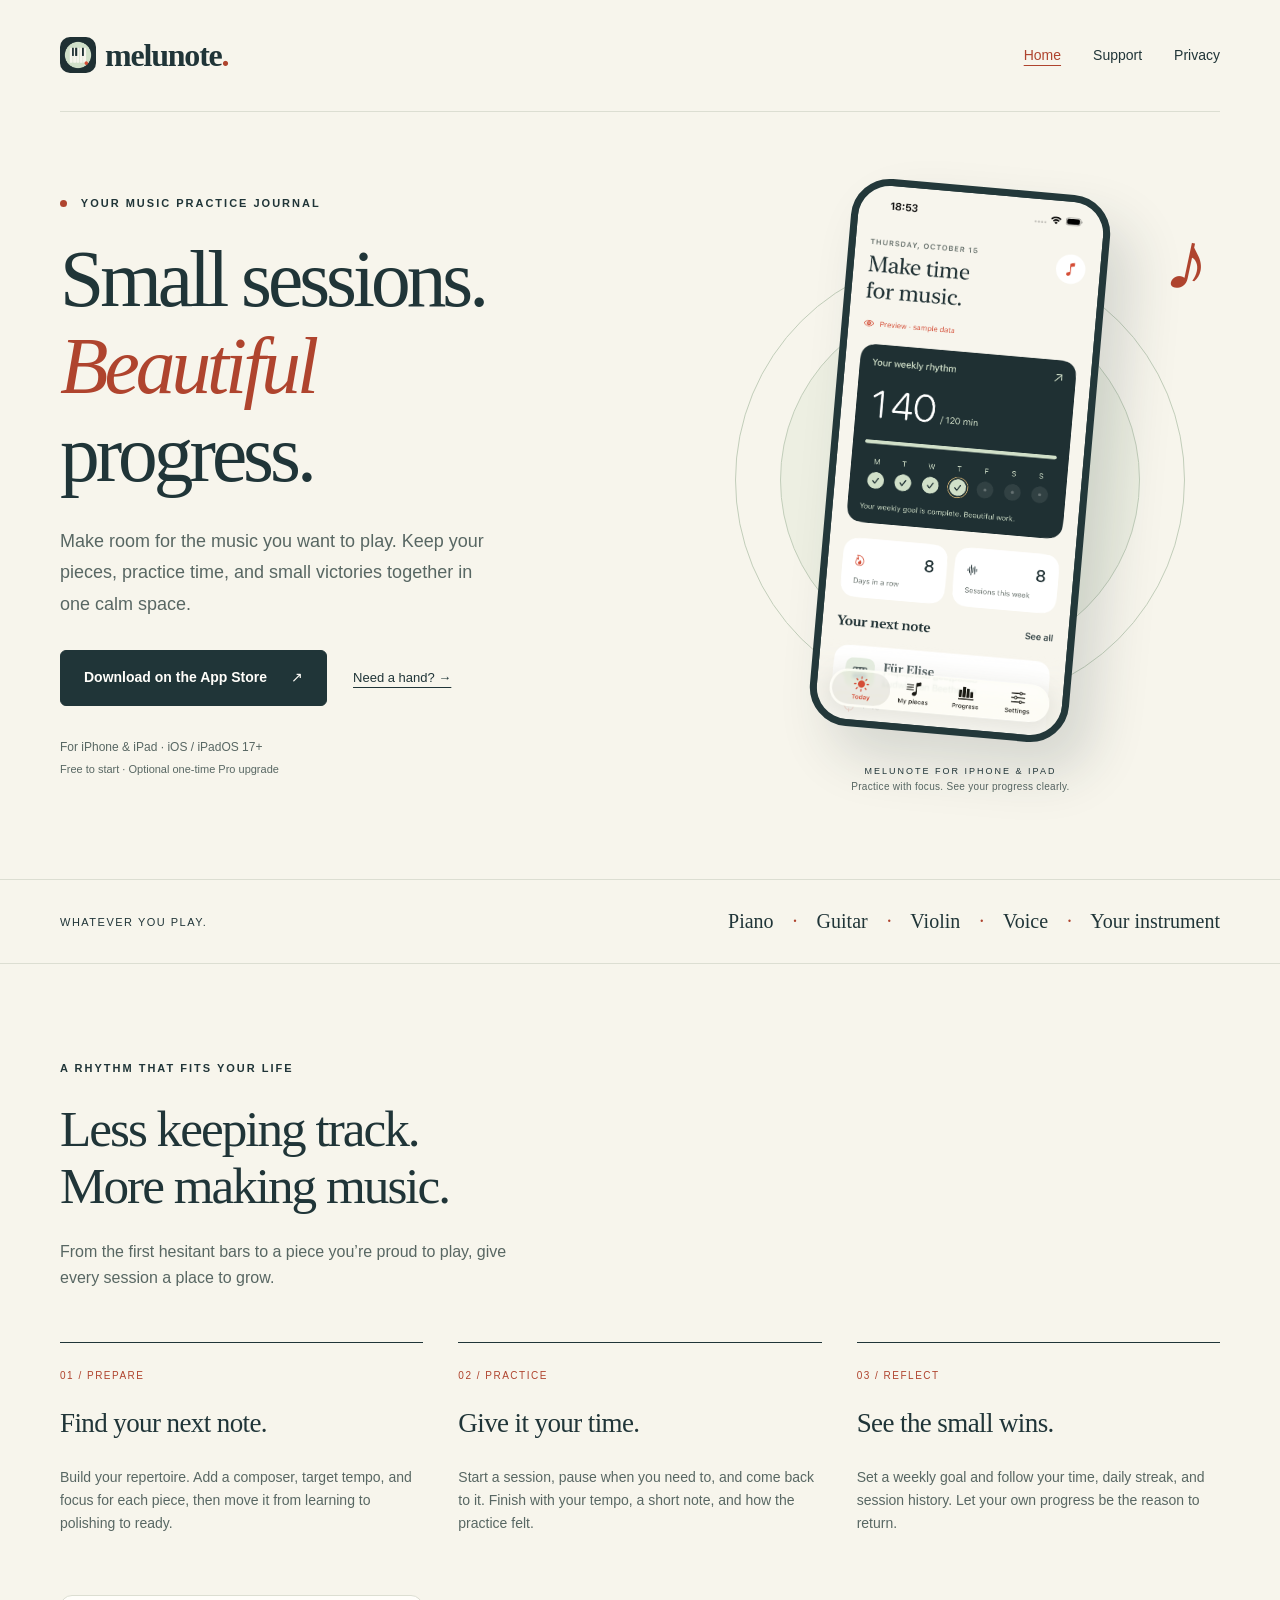
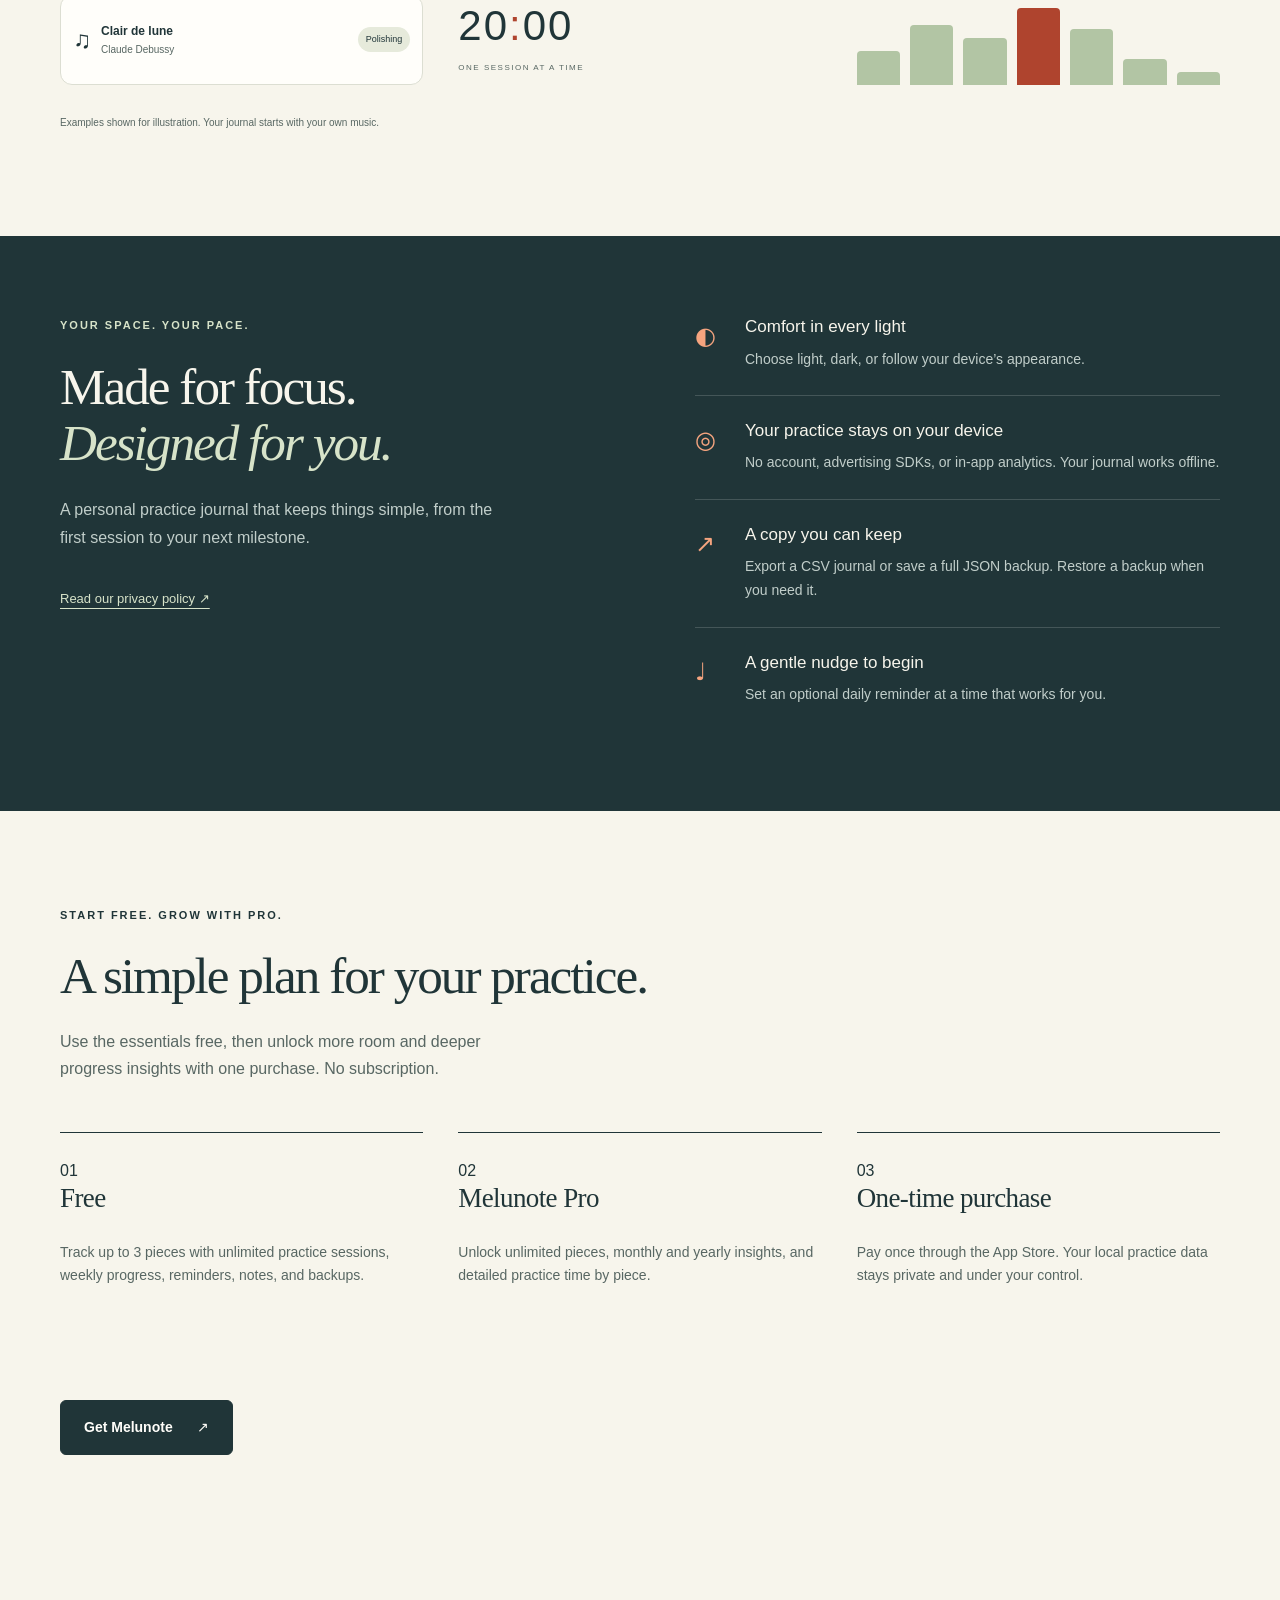
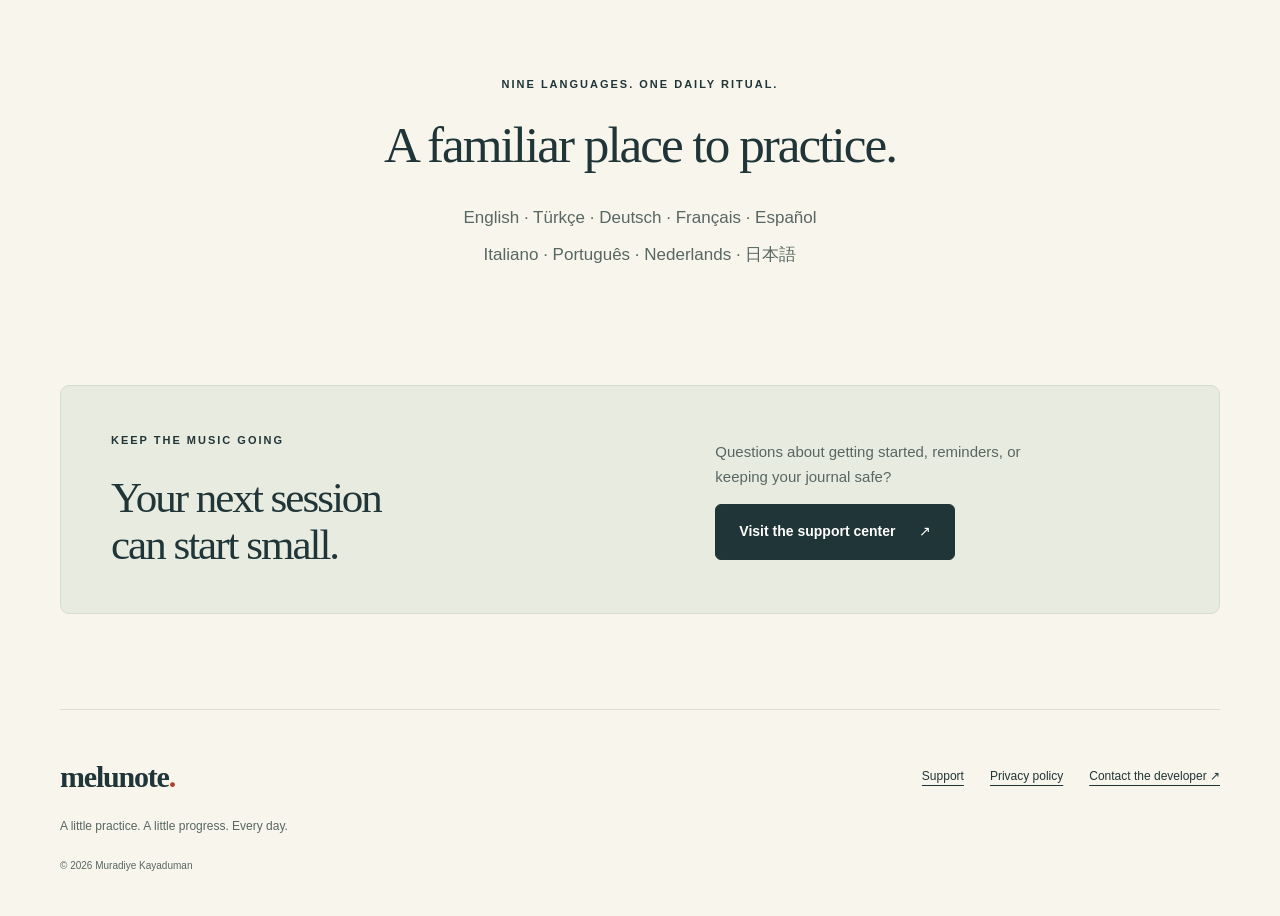
<file: index.html>
<!doctype html>
<html lang="en"><head><meta charset="utf-8"><meta name="viewport" content="width=device-width,initial-scale=1"><meta name="theme-color" content="#203538"><title>Melunote — Music Practice Journal</title><meta name="description" content="A calm music practice journal for iPhone and iPad. Organize your pieces, track practice sessions, and watch your progress grow."><meta property="og:title" content="Melunote — Music Practice Journal"><meta property="og:description" content="A calm music practice journal for iPhone and iPad. Organize your pieces, track practice sessions, and watch your progress grow."><meta property="og:type" content="website"><link rel="icon" type="image/png" href="assets/app-icon.png"><link rel="stylesheet" href="assets/style.css"></head>
<body><a class="skip" href="#main">Skip to content</a><header class="header wrap"><a class="brand" href="index.html" aria-label="Melunote home"><img src="assets/app-icon.png" width="36" height="36" alt="">melunote<span class="brand-dot">.</span></a><nav aria-label="Main navigation"><a href="index.html" aria-current="page">Home</a><a href="support.html">Support</a><a href="privacy.html">Privacy</a></nav></header><main id="main"><section class="hero wrap"><div class="hero-copy"><p class="eyebrow"><span class="dot"></span> YOUR MUSIC PRACTICE JOURNAL</p><h1>Small sessions.<br><em>Beautiful</em><br>progress.</h1><p class="intro">Make room for the music you want to play. Keep your pieces, practice time, and small victories together in one calm space.</p><div class="actions"><a class="button" href="https://apps.apple.com/app/id6824916623">Download on the App Store <span>↗</span></a><a class="text-link" href="support.html">Need a hand? →</a></div><p class="availability">For iPhone &amp; iPad · iOS / iPadOS 17+<br><span>Free to start · Optional one-time Pro upgrade</span></p></div><figure class="hero-art"><div class="orbit orbit-one"></div><div class="orbit orbit-two"></div><span class="art-note" aria-hidden="true">♪</span><div class="phone"><img src="assets/practice-preview.png" width="1206" height="2622" alt="Melunote’s Today screen showing a weekly practice goal, daily streak, and pieces to practice."></div><figcaption>MELUNOTE FOR IPHONE &amp; IPAD<br><span>Practice with focus. See your progress clearly.</span></figcaption></figure></section>
<div class="instrument-strip"><div class="wrap"><span>Whatever you play.</span><p>Piano <b>·</b> Guitar <b>·</b> Violin <b>·</b> Voice <b>·</b> Your instrument</p></div></div>
<section id="practice" class="section wrap"><div class="section-heading"><p class="eyebrow">A RHYTHM THAT FITS YOUR LIFE</p><h2>Less keeping track.<br>More making music.</h2><p>From the first hesitant bars to a piece you’re proud to play, give every session a place to grow.</p></div><div class="steps"><article><span class="step-no">01 / PREPARE</span><h3>Find your next note.</h3><p>Build your repertoire. Add a composer, target tempo, and focus for each piece, then move it from learning to polishing to ready.</p><div class="piece"><span class="music-mark">♫</span><div><strong>Clair de lune</strong><small>Claude Debussy</small></div><span class="tag">Polishing</span></div></article><article><span class="step-no">02 / PRACTICE</span><h3>Give it your time.</h3><p>Start a session, pause when you need to, and come back to it. Finish with your tempo, a short note, and how the practice felt.</p><div class="timer-demo" aria-label="Illustrative practice timer">20<span>:</span>00 <small>ONE SESSION AT A TIME</small></div></article><article><span class="step-no">03 / REFLECT</span><h3>See the small wins.</h3><p>Set a weekly goal and follow your time, daily streak, and session history. Let your own progress be the reason to return.</p><div class="week-demo" aria-hidden="true"><i style="--h:40%"></i><i style="--h:70%"></i><i style="--h:55%"></i><i style="--h:90%"></i><i style="--h:65%"></i><i style="--h:30%"></i><i style="--h:15%"></i></div></article></div><p class="caption">Examples shown for illustration. Your journal starts with your own music.</p></section>
<section class="quiet-section"><div class="wrap quiet-grid"><div><p class="eyebrow">YOUR SPACE. YOUR PACE.</p><h2>Made for focus.<br><em>Designed for you.</em></h2><p class="intro">A personal practice journal that keeps things simple, from the first session to your next milestone.</p><a class="light-link" href="privacy.html">Read our privacy policy ↗</a></div><div class="feature-list"><article><span>◐</span><div><h3>Comfort in every light</h3><p>Choose light, dark, or follow your device’s appearance.</p></div></article><article><span>◎</span><div><h3>Your practice stays on your device</h3><p>No account, advertising SDKs, or in-app analytics. Your journal works offline.</p></div></article><article><span>↗</span><div><h3>A copy you can keep</h3><p>Export a CSV journal or save a full JSON backup. Restore a backup when you need it.</p></div></article><article><span>♩</span><div><h3>A gentle nudge to begin</h3><p>Set an optional daily reminder at a time that works for you.</p></div></article></div></div></section><section class="section wrap" id="plans"><div class="section-heading"><p class="eyebrow">START FREE. GROW WITH PRO.</p><h2>A simple plan for your practice.</h2><p>Use the essentials free, then unlock more room and deeper progress insights with one purchase. No subscription.</p></div><div class="steps"><article><span>01</span><h3>Free</h3><p>Track up to 3 pieces with unlimited practice sessions, weekly progress, reminders, notes, and backups.</p></article><article><span>02</span><h3>Melunote Pro</h3><p>Unlock unlimited pieces, monthly and yearly insights, and detailed practice time by piece.</p></article><article><span>03</span><h3>One-time purchase</h3><p>Pay once through the App Store. Your local practice data stays private and under your control.</p></article></div><div class="actions"><a class="button" href="https://apps.apple.com/app/id6824916623">Get Melunote <span>↗</span></a></div></section><section class="section wrap language-section"><p class="eyebrow">NINE LANGUAGES. ONE DAILY RITUAL.</p><h2>A familiar place to practice.</h2><p>English · Türkçe · Deutsch · Français · Español<br>Italiano · Português · Nederlands · 日本語</p></section>
<section class="closing wrap"><div><p class="eyebrow">KEEP THE MUSIC GOING</p><h2>Your next session<br>can start small.</h2></div><div><p>Questions about getting started, reminders, or keeping your journal safe?</p><a class="button" href="support.html">Visit the support center <span>↗</span></a></div></section></main><footer class="footer wrap"><div><a class="brand" href="index.html">melunote<span class="brand-dot">.</span></a><p>A little practice. A little progress. Every day.</p><small>© 2026 Muradiye Kayaduman</small></div><div class="footer-links"><a href="support.html">Support</a><a href="privacy.html">Privacy policy</a><a href="mailto:gokce8535@gmail.com">Contact the developer ↗</a></div></footer></body></html>
</file>
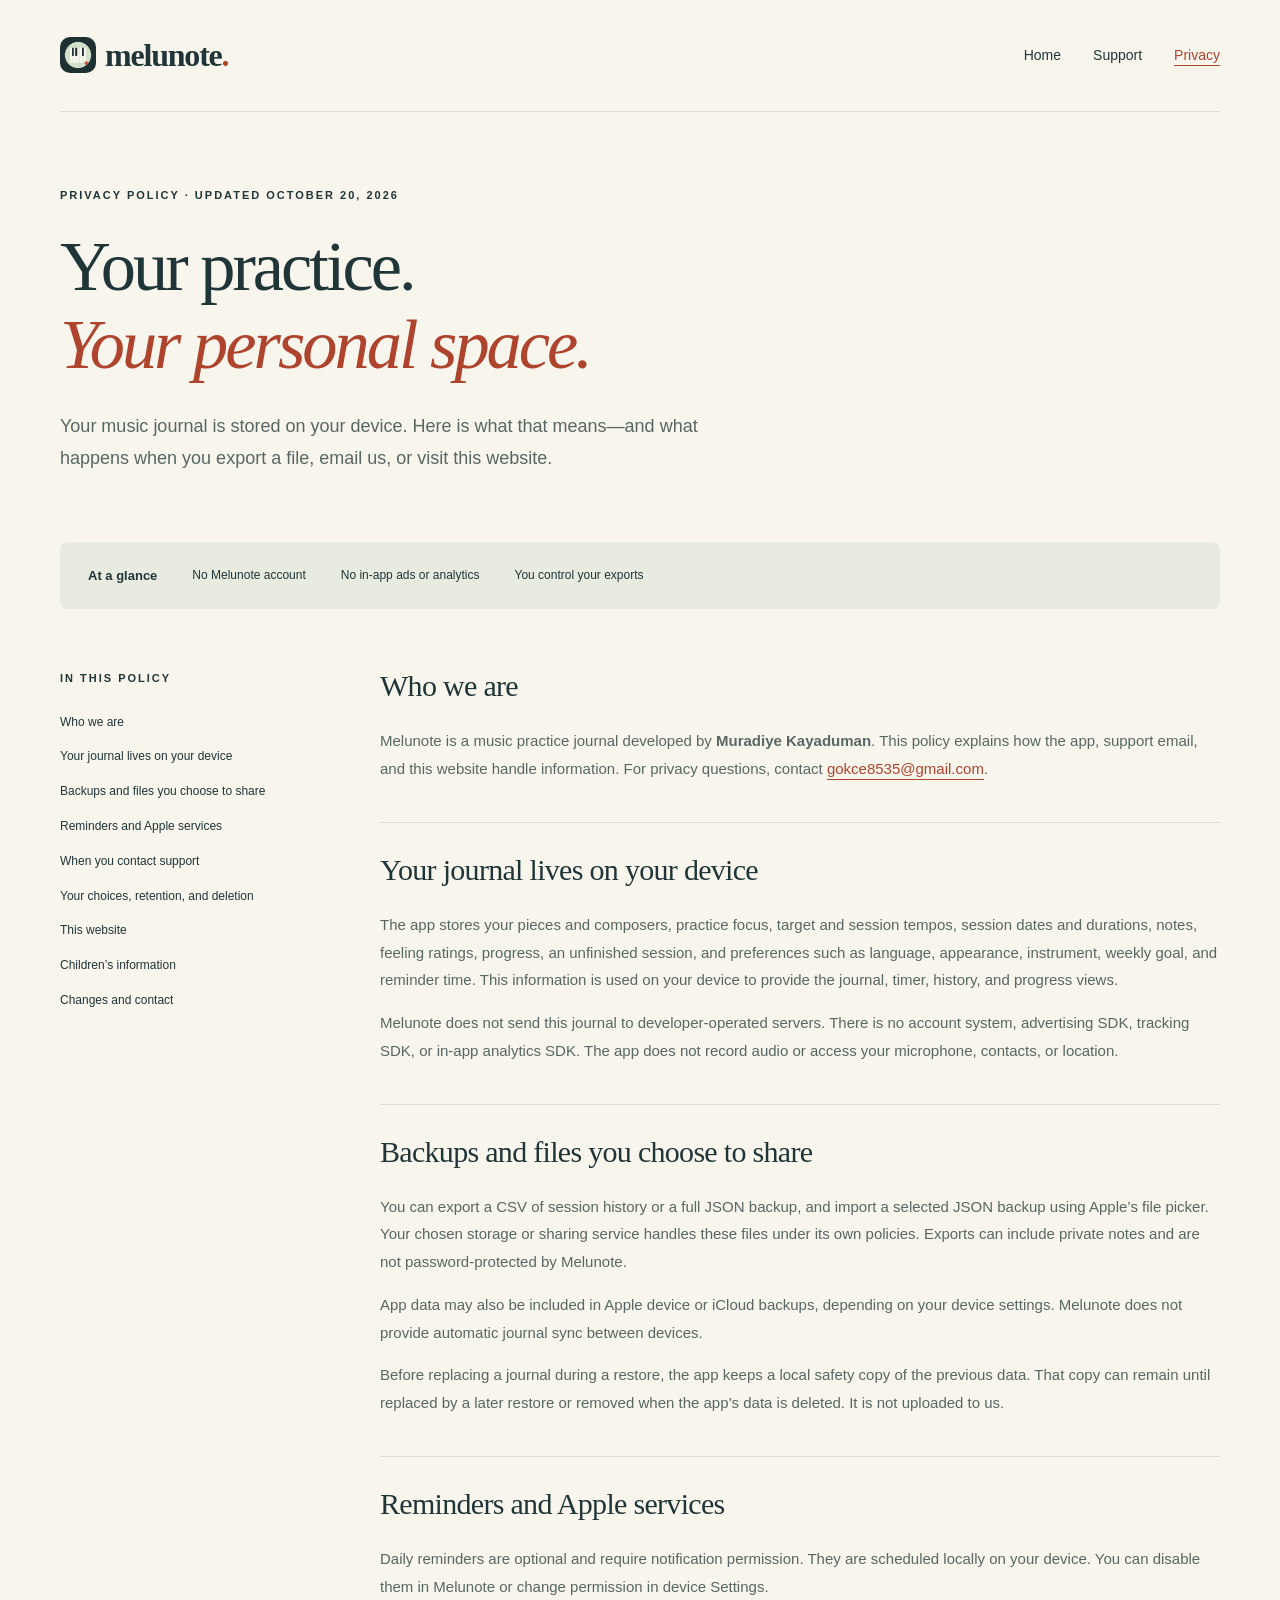
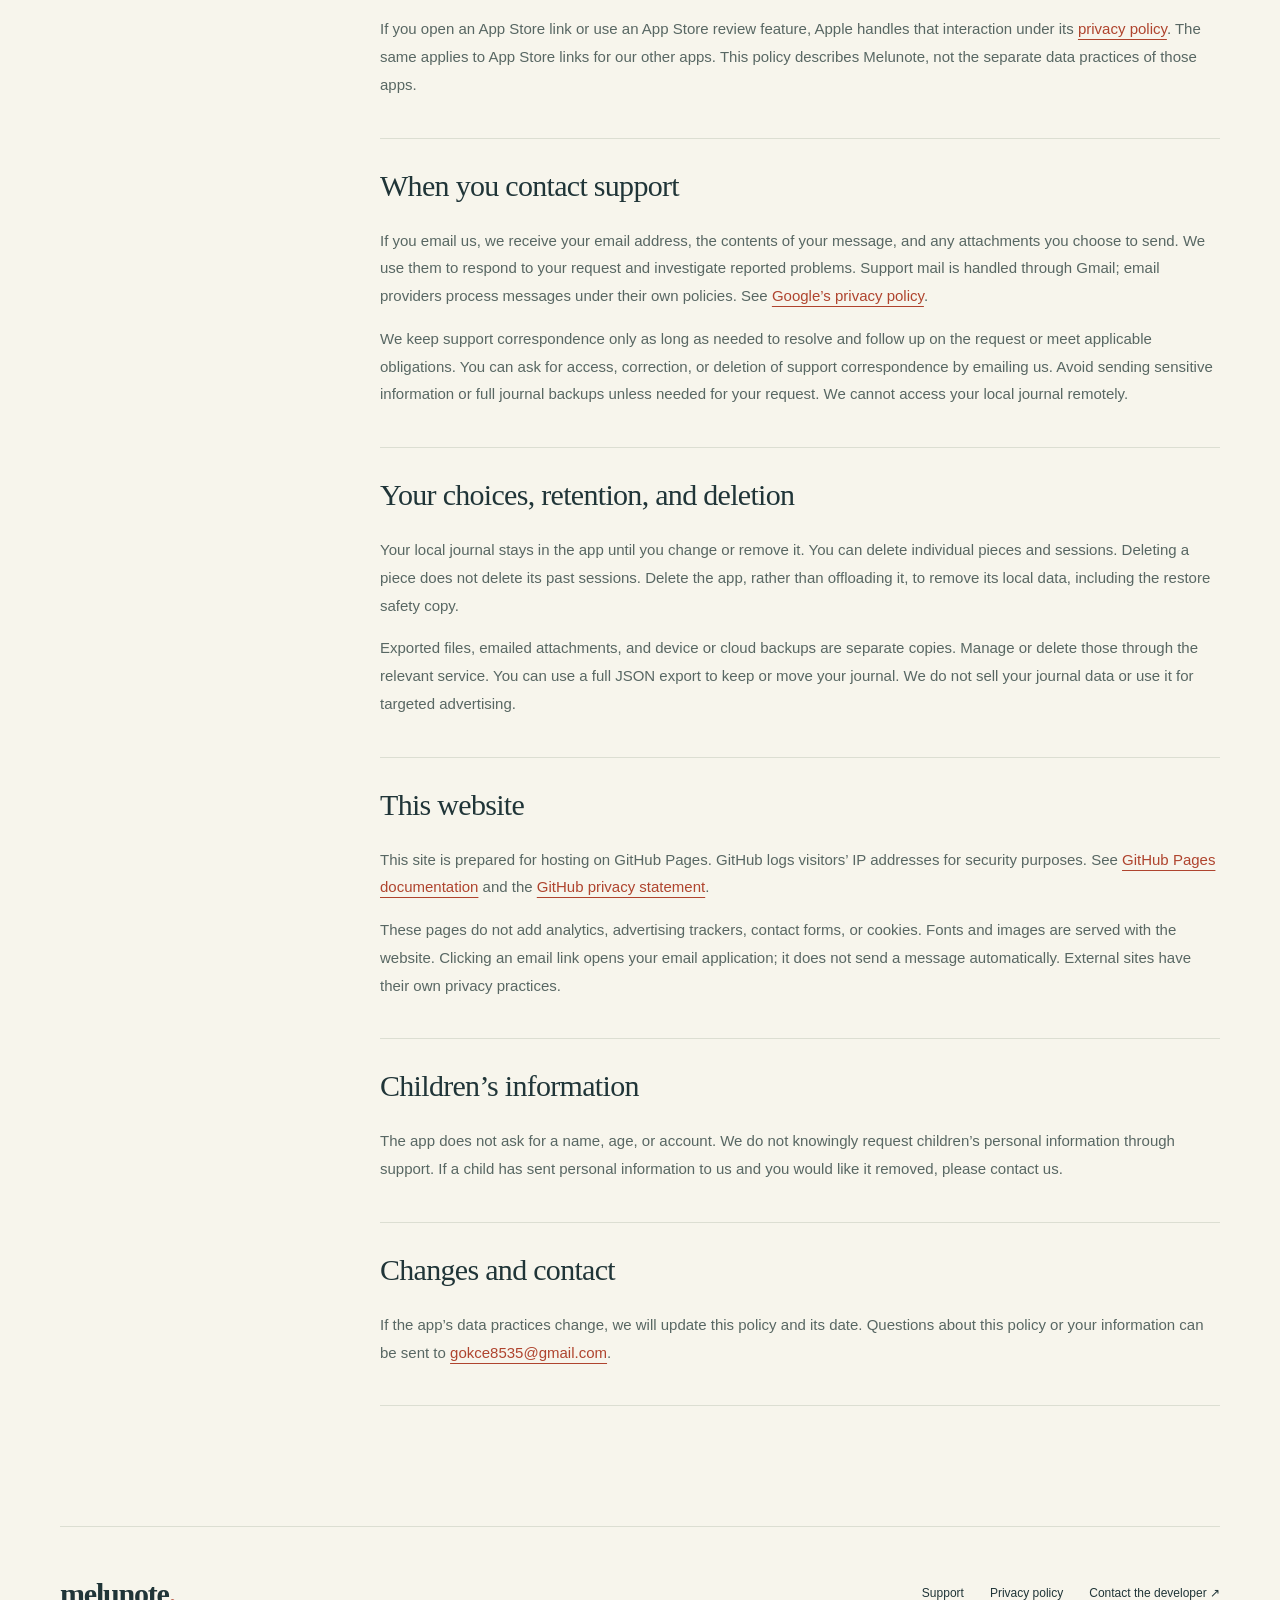
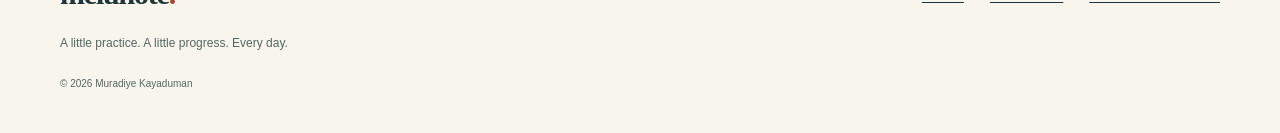
<file: privacy.html>
<!doctype html>
<html lang="en"><head><meta charset="utf-8"><meta name="viewport" content="width=device-width,initial-scale=1"><meta name="theme-color" content="#203538"><title>Privacy Policy — Melunote</title><meta name="description" content="How Melunote handles your local practice journal, backups, reminders, support emails, and website visits."><meta property="og:title" content="Privacy Policy — Melunote"><meta property="og:description" content="How Melunote handles your local practice journal, backups, reminders, support emails, and website visits."><meta property="og:type" content="website"><link rel="icon" type="image/png" href="assets/app-icon.png"><link rel="stylesheet" href="assets/style.css"></head>
<body><a class="skip" href="#main">Skip to content</a><header class="header wrap"><a class="brand" href="index.html" aria-label="Melunote home"><img src="assets/app-icon.png" width="36" height="36" alt="">melunote<span class="brand-dot">.</span></a><nav aria-label="Main navigation"><a href="index.html">Home</a><a href="support.html">Support</a><a href="privacy.html" aria-current="page">Privacy</a></nav></header><main id="main" class="wrap"><section class="page-hero"><p class="eyebrow">PRIVACY POLICY · UPDATED OCTOBER 20, 2026</p><h1>Your practice.<br><em>Your personal space.</em></h1><p class="intro">Your music journal is stored on your device. Here is what that means—and what happens when you export a file, email us, or visit this website.</p></section><div class="privacy-summary"><strong>At a glance</strong><span>No Melunote account</span><span>No in-app ads or analytics</span><span>You control your exports</span></div><div class="document-grid"><aside class="toc"><p class="eyebrow">IN THIS POLICY</p><a href="#about">Who we are</a><a href="#journal">Your journal lives on your device</a><a href="#backups">Backups and files you choose to share</a><a href="#permissions">Reminders and Apple services</a><a href="#support-data">When you contact support</a><a href="#choices">Your choices, retention, and deletion</a><a href="#website">This website</a><a href="#children">Children’s information</a><a href="#changes">Changes and contact</a></aside><article class="document"><section id="about"><h2>Who we are</h2><p>Melunote is a music practice journal developed by <strong>Muradiye Kayaduman</strong>. This policy explains how the app, support email, and this website handle information. For privacy questions, contact <a href="mailto:gokce8535@gmail.com">gokce8535@gmail.com</a>.</p></section><section id="journal"><h2>Your journal lives on your device</h2><p>The app stores your pieces and composers, practice focus, target and session tempos, session dates and durations, notes, feeling ratings, progress, an unfinished session, and preferences such as language, appearance, instrument, weekly goal, and reminder time. This information is used on your device to provide the journal, timer, history, and progress views.</p><p>Melunote does not send this journal to developer-operated servers. There is no account system, advertising SDK, tracking SDK, or in-app analytics SDK. The app does not record audio or access your microphone, contacts, or location.</p></section><section id="backups"><h2>Backups and files you choose to share</h2><p>You can export a CSV of session history or a full JSON backup, and import a selected JSON backup using Apple’s file picker. Your chosen storage or sharing service handles these files under its own policies. Exports can include private notes and are not password-protected by Melunote.</p><p>App data may also be included in Apple device or iCloud backups, depending on your device settings. Melunote does not provide automatic journal sync between devices.</p><p>Before replacing a journal during a restore, the app keeps a local safety copy of the previous data. That copy can remain until replaced by a later restore or removed when the app’s data is deleted. It is not uploaded to us.</p></section><section id="permissions"><h2>Reminders and Apple services</h2><p>Daily reminders are optional and require notification permission. They are scheduled locally on your device. You can disable them in Melunote or change permission in device Settings.</p><p>If you open an App Store link or use an App Store review feature, Apple handles that interaction under its <a href="https://www.apple.com/legal/privacy/">privacy policy</a>. The same applies to App Store links for our other apps. This policy describes Melunote, not the separate data practices of those apps.</p></section><section id="support-data"><h2>When you contact support</h2><p>If you email us, we receive your email address, the contents of your message, and any attachments you choose to send. We use them to respond to your request and investigate reported problems. Support mail is handled through Gmail; email providers process messages under their own policies. See <a href="https://policies.google.com/privacy">Google’s privacy policy</a>.</p><p>We keep support correspondence only as long as needed to resolve and follow up on the request or meet applicable obligations. You can ask for access, correction, or deletion of support correspondence by emailing us. Avoid sending sensitive information or full journal backups unless needed for your request. We cannot access your local journal remotely.</p></section><section id="choices"><h2>Your choices, retention, and deletion</h2><p>Your local journal stays in the app until you change or remove it. You can delete individual pieces and sessions. Deleting a piece does not delete its past sessions. Delete the app, rather than offloading it, to remove its local data, including the restore safety copy.</p><p>Exported files, emailed attachments, and device or cloud backups are separate copies. Manage or delete those through the relevant service. You can use a full JSON export to keep or move your journal. We do not sell your journal data or use it for targeted advertising.</p></section><section id="website"><h2>This website</h2><p>This site is prepared for hosting on GitHub Pages. GitHub logs visitors’ IP addresses for security purposes. See <a href="https://docs.github.com/en/pages/getting-started-with-github-pages/what-is-github-pages">GitHub Pages documentation</a> and the <a href="https://docs.github.com/en/site-policy/privacy-policies/github-general-privacy-statement">GitHub privacy statement</a>.</p><p>These pages do not add analytics, advertising trackers, contact forms, or cookies. Fonts and images are served with the website. Clicking an email link opens your email application; it does not send a message automatically. External sites have their own privacy practices.</p></section><section id="children"><h2>Children’s information</h2><p>The app does not ask for a name, age, or account. We do not knowingly request children’s personal information through support. If a child has sent personal information to us and you would like it removed, please contact us.</p></section><section id="changes"><h2>Changes and contact</h2><p>If the app’s data practices change, we will update this policy and its date. Questions about this policy or your information can be sent to <a href="mailto:gokce8535@gmail.com">gokce8535@gmail.com</a>.</p></section></article></div></main><footer class="footer wrap"><div><a class="brand" href="index.html">melunote<span class="brand-dot">.</span></a><p>A little practice. A little progress. Every day.</p><small>© 2026 Muradiye Kayaduman</small></div><div class="footer-links"><a href="support.html">Support</a><a href="privacy.html">Privacy policy</a><a href="mailto:gokce8535@gmail.com">Contact the developer ↗</a></div></footer></body></html>
</file>
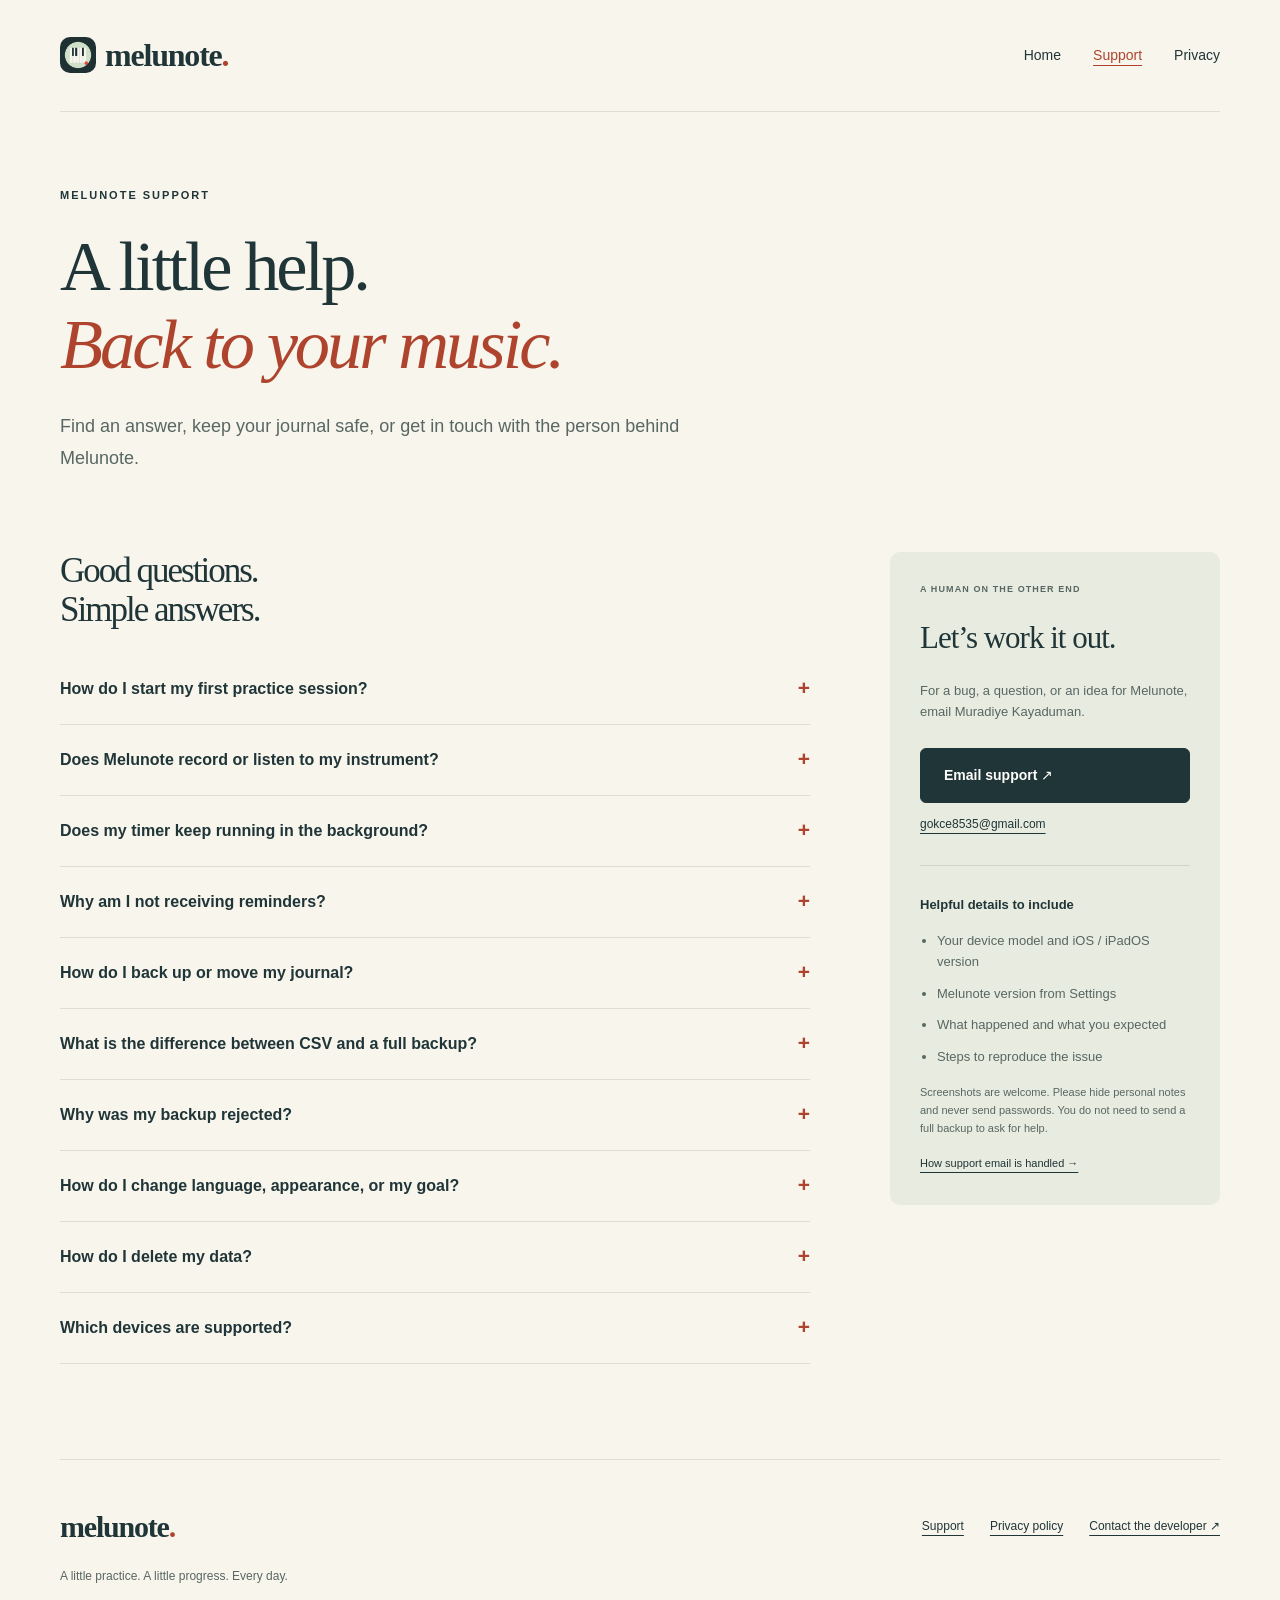
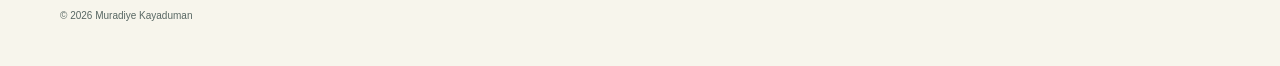
<file: support.html>
<!doctype html>
<html lang="en"><head><meta charset="utf-8"><meta name="viewport" content="width=device-width,initial-scale=1"><meta name="theme-color" content="#203538"><title>Support — Melunote</title><meta name="description" content="Help with Melunote practice sessions, Melunote Pro, purchases, reminders, backups, privacy, and device support."><meta property="og:title" content="Support — Melunote"><meta property="og:description" content="Help with Melunote practice sessions, Melunote Pro, purchases, reminders, backups, privacy, and device support."><meta property="og:type" content="website"><link rel="icon" type="image/png" href="assets/app-icon.png"><link rel="stylesheet" href="assets/style.css"></head>
<body><a class="skip" href="#main">Skip to content</a><header class="header wrap"><a class="brand" href="index.html" aria-label="Melunote home"><img src="assets/app-icon.png" width="36" height="36" alt="">melunote<span class="brand-dot">.</span></a><nav aria-label="Main navigation"><a href="index.html">Home</a><a href="support.html" aria-current="page">Support</a><a href="privacy.html">Privacy</a></nav></header><main id="main" class="wrap"><section class="page-hero"><p class="eyebrow">MELUNOTE SUPPORT</p><h1>A little help.<br><em>Back to your music.</em></h1><p class="intro">Find an answer, keep your journal safe, or get in touch with the person behind Melunote.</p></section><div class="support-grid"><section aria-labelledby="faq-title"><h2 id="faq-title" class="smaller">Good questions.<br>Simple answers.</h2><div class="faqs"><details><summary>How do I start my first practice session?<span aria-hidden="true">+</span></summary><div class="answer"><p>Open <strong>My pieces</strong>, add a piece, and choose <strong>Start practicing</strong>. You can add the composer, target tempo, and a particular passage to focus on. Pause or finish the session, then save your notes and how it felt.</p></div></details><details><summary>Does Melunote record or listen to my instrument?<span aria-hidden="true">+</span></summary><div class="answer"><p>No. Melunote is a practice journal and timer. It does not record audio, use the microphone, automatically detect tempo, or evaluate your playing. You enter tempo and session notes yourself.</p></div></details><details><summary>Does my timer keep running in the background?<span aria-hidden="true">+</span></summary><div class="answer"><p>Yes. An active session measures elapsed time when you leave the app or return after reopening it. Pause the session when you take a break, and finish it when you are done.</p></div></details><details><summary>Why am I not receiving reminders?<span aria-hidden="true">+</span></summary><div class="answer"><p>Enable <strong>Daily reminder</strong> in Melunote’s Settings and choose a time. Also allow notifications for Melunote in your device’s Settings. Focus modes and notification settings may affect delivery. If you previously denied permission, enable it in device Settings and turn the reminder on again in the app.</p></div></details><details><summary>How do I back up or move my journal?<span aria-hidden="true">+</span></summary><div class="answer"><p>In <strong>Settings → Create full backup</strong>, save the JSON file somewhere you can access later. On the other device, choose <strong>Restore from backup</strong> and select that file. Restoring replaces the current journal after confirmation; it does not merge journals. Enable reminders again after restoring. Melunote does not automatically sync between devices.</p></div></details><details><summary>What is the difference between CSV and a full backup?<span aria-hidden="true">+</span></summary><div class="answer"><p>A CSV export is a readable table of your saved sessions; the button becomes available after you save a session. A full JSON backup includes pieces, sessions, settings, and any current session in a paused state. Only a valid JSON backup can be restored. CSV files cannot be imported. Exported files are not password-protected and may contain private notes.</p></div></details><details><summary>Why was my backup rejected?<span aria-hidden="true">+</span></summary><div class="answer"><p>Melunote accepts its own valid JSON backups up to 10 MB. A CSV file, an edited or incomplete file, or an unsupported format cannot be restored. An invalid backup does not replace your current journal. Keep the original file and contact support without attaching private notes unless needed.</p></div></details><details><summary>How do I change language, appearance, or my goal?<span aria-hidden="true">+</span></summary><div class="answer"><p>Open <strong>Settings</strong> to choose one of nine languages, light/dark/system appearance, your instrument, and a weekly practice goal. These preferences are saved on your device.</p></div></details><details><summary>How do I delete my data?<span aria-hidden="true">+</span></summary><div class="answer"><p>You can delete pieces from their detail screen and sessions from the history’s context menu. Deleting a piece keeps its past sessions. To remove all local app data, delete the app rather than offloading it. Delete exported files and any device/cloud backups separately if you no longer want those copies. There is no Melunote account to delete.</p></div></details><details><summary>Which devices are supported?<span aria-hidden="true">+</span></summary><div class="answer"><p>Melunote is designed for iPhone and iPad running iOS 17 or iPadOS 17 and later. Each installation has its own local journal.</p></div></details></div></section><aside class="contact-card"><p class="eyebrow">A HUMAN ON THE OTHER END</p><h2>Let’s work it out.</h2><p>For a bug, a question, or an idea for Melunote, email Muradiye Kayaduman.</p><a class="button" href="mailto:gokce8535@gmail.com?subject=Melunote%20Support">Email support ↗</a><a class="email" href="mailto:gokce8535@gmail.com">gokce8535@gmail.com</a><hr><h3>Helpful details to include</h3><ul><li>Your device model and iOS / iPadOS version</li><li>Melunote version from Settings</li><li>What happened and what you expected</li><li>Steps to reproduce the issue</li></ul><p class="small">Screenshots are welcome. Please hide personal notes and never send passwords. You do not need to send a full backup to ask for help.</p><a href="privacy.html#support-data">How support email is handled →</a></aside></div></main><footer class="footer wrap"><div><a class="brand" href="index.html">melunote<span class="brand-dot">.</span></a><p>A little practice. A little progress. Every day.</p><small>© 2026 Muradiye Kayaduman</small></div><div class="footer-links"><a href="support.html">Support</a><a href="privacy.html">Privacy policy</a><a href="mailto:gokce8535@gmail.com">Contact the developer ↗</a></div></footer></body></html>
</file>
<file: assets/style.css>
:root{--paper:#f7f5ec;--ink:#203538;--muted:#586763;--coral:#af442e;--line:#dcded2;--sage:#d7e3c9;--white:#fffefa}*{box-sizing:border-box}html{scroll-behavior:smooth;scroll-padding-top:30px}body{margin:0;background:var(--paper);color:var(--ink);font:16px/1.65 -apple-system,BlinkMacSystemFont,"Segoe UI",sans-serif;-webkit-font-smoothing:antialiased}a{color:inherit;text-underline-offset:5px}a:hover{color:var(--coral)}a:focus-visible,summary:focus-visible{outline:3px solid var(--coral);outline-offset:6px}img{max-width:100%;display:block}h1,h2,h3,p{margin-top:0}h1,h2,h3{line-height:1.1;font-weight:400}h1,h2,.brand{font-family:Georgia,"Times New Roman",serif}h1{font-size:clamp(54px,6.2vw,88px);letter-spacing:-4px;margin-bottom:28px}h2{font-size:clamp(36px,4vw,56px);letter-spacing:-2px;margin-bottom:25px}h3{font-family:Georgia,"Times New Roman",serif;font-size:28px;letter-spacing:-.6px}em{color:var(--coral);font-weight:400}.wrap{width:min(1160px,calc(100% - 80px));margin-inline:auto}.header{min-height:112px;display:flex;justify-content:space-between;align-items:center;border-bottom:1px solid var(--line);gap:24px}.brand{display:inline-flex;gap:9px;align-items:center;font-size:32px;font-weight:600;letter-spacing:-1.2px;text-decoration:none}.brand img{border-radius:10px}.brand-dot{color:var(--coral);margin-left:-9px}nav{display:flex;gap:32px;font-size:14px}nav a{text-decoration:none}nav a[aria-current]{color:var(--coral);text-decoration:underline}.skip{position:absolute;left:20px;top:-100px;background:var(--ink);color:white;padding:12px;z-index:10}.skip:focus{top:10px}.eyebrow{font-size:11px;font-weight:650;letter-spacing:2px;margin-bottom:24px}.dot{display:inline-block;width:7px;height:7px;background:var(--coral);border-radius:50%;margin-right:9px}.intro{font-size:18px;line-height:1.75;color:var(--muted);max-width:440px}.hero{display:grid;grid-template-columns:1.1fr 1fr;gap:70px;align-items:center;padding-block:62px 78px}.hero-copy{padding-block:20px}.hero .intro{max-width:425px}.actions{display:flex;align-items:center;gap:26px;margin:30px 0}.button{display:inline-flex;justify-content:space-between;gap:24px;align-items:center;text-decoration:none;background:var(--ink);color:var(--white);border:1px solid var(--ink);border-radius:6px;padding:15px 23px;font-size:14px;font-weight:550}.button:hover{background:#344e50;color:white}.text-link{font-size:13px}.availability{font-size:12px;line-height:1.9;color:var(--muted);margin:26px 0 0}.availability span{font-size:11px}.hero-art{position:relative;margin:0;display:flex;align-items:center;flex-direction:column;isolation:isolate;padding:6px 0 0}.phone{width:260px;border:7px solid #23383a;border-radius:39px;overflow:hidden;box-shadow:24px 28px 54px #20353828;transform:rotate(5deg);background:var(--ink)}.phone img{height:auto}.orbit{position:absolute;z-index:-1;border:1px solid #c2ceba;border-radius:50%;width:450px;height:450px;top:75px;left:50%;transform:translateX(-50%)}.orbit-two{width:360px;height:360px;top:120px;background:#e4e9da80}.art-note{position:absolute;font-family:Georgia,serif;font-size:86px;right:10px;top:12px;color:var(--coral);transform:rotate(12deg)}figcaption{margin-top:30px;font-size:9px;letter-spacing:2px;text-align:center}figcaption span{font-size:10px;letter-spacing:.3px;color:var(--muted)}.instrument-strip{border-block:1px solid var(--line)}.instrument-strip .wrap{display:flex;justify-content:space-between;align-items:center;padding-block:25px;gap:20px}.instrument-strip span{font-size:11px;letter-spacing:1.5px;text-transform:uppercase}.instrument-strip p{margin:0;font-family:Georgia,serif;font-size:20px}.instrument-strip b{font-weight:400;color:var(--coral);margin-inline:14px}.section{padding-block:95px}.section-heading{max-width:620px;margin-bottom:50px}.section-heading>p:last-child{color:var(--muted);max-width:470px}.steps{display:grid;grid-template-columns:repeat(3,1fr);gap:35px}.steps article{border-top:1px solid var(--ink);padding-top:25px;min-width:0}.step-no{display:block;color:var(--coral);font-size:10px;letter-spacing:1.5px;margin-bottom:25px}.steps p{font-size:14px;color:var(--muted);min-height:115px}.steps h3{font-size:27px}.piece{display:flex;align-items:center;gap:10px;background:var(--white);border:1px solid var(--line);border-radius:12px;padding:15px 12px;font-size:12px;min-height:90px}.piece small{display:block;color:var(--muted);font-size:10px}.music-mark{font-size:24px}.tag{margin-left:auto;font-size:9px;background:#e6eadb;border-radius:20px;padding:5px 8px}.timer-demo{font-size:42px;line-height:1.1;letter-spacing:2px;padding-top:8px}.timer-demo span{color:var(--coral)}.timer-demo small{display:block;font-size:8px;letter-spacing:1.5px;margin-top:15px;color:var(--muted)}.week-demo{display:flex;align-items:end;gap:10px;height:90px;padding-top:4px}.week-demo i{display:block;background:#b2c5a4;border-radius:4px 4px 0 0;width:100%;height:var(--h)}.week-demo i:nth-child(4){background:var(--coral)}.caption{font-size:10px;color:var(--muted);margin-top:30px}.quiet-section{background:var(--ink);color:var(--paper);padding:80px 0}.quiet-grid{display:grid;grid-template-columns:1fr 1fr;gap:110px}.quiet-section em{color:#d7e3c9}.quiet-section .intro{color:#c1ceca;font-size:16px}.quiet-section .eyebrow{color:var(--sage)}.light-link{display:inline-block;color:var(--sage);font-size:13px;margin-top:20px}.light-link:hover{color:white}.feature-list article{display:flex;gap:25px;padding:24px 0;border-top:1px solid #ffffff29}.feature-list article:first-child{padding-top:0;border:0}.feature-list article>span{font-size:24px;color:#f5a47f;width:25px;flex-shrink:0}.feature-list h3{font:500 17px/1.3 -apple-system,BlinkMacSystemFont,"Segoe UI",sans-serif;letter-spacing:0;margin-bottom:9px}.feature-list p{font-size:14px;line-height:1.7;color:#c1ceca;margin:0}.language-section{text-align:center}.language-section p:last-child{color:var(--muted);line-height:2.2;font-size:17px}.closing{background:#e8ebdf;border:1px solid #d6ddce;display:grid;grid-template-columns:1.2fr 1fr;gap:60px;padding:45px 50px;align-items:center;margin-bottom:95px;border-radius:9px}.closing h2{font-size:43px;margin-bottom:0}.closing p:not(.eyebrow){font-size:15px;color:var(--muted);max-width:350px}.footer{border-top:1px solid var(--line);padding:42px 0 38px;display:flex;justify-content:space-between;gap:25px}.footer .brand{font-size:30px}.footer p{font-size:12px;color:var(--muted);margin-block:15px}.footer small{font-size:10px;color:var(--muted)}.footer-links{display:flex;gap:26px;align-items:start;padding-top:15px;font-size:12px}.page-hero{padding:74px 0 50px;max-width:860px}.page-hero h1{font-size:clamp(46px,5.5vw,74px);letter-spacing:-3px}.page-hero .intro{max-width:640px}.support-grid{display:grid;grid-template-columns:1fr 330px;gap:80px;padding:10px 0 95px}.smaller{font-size:35px}.contact-card{background:#e8ebdf;border-radius:10px;padding:30px;height:fit-content;position:sticky;top:30px}.contact-card .eyebrow{font-size:9px;letter-spacing:1.1px}.contact-card h2{font-size:31px;letter-spacing:-1px}.contact-card p,.contact-card li{font-size:13px;color:var(--muted)}.contact-card .button{display:flex;margin-top:25px}.email{font-size:12px;display:block;margin-top:12px;overflow-wrap:anywhere}.contact-card h3{font:600 13px/1.4 -apple-system,sans-serif;letter-spacing:0}.contact-card ul{padding-left:17px}.contact-card li{margin-bottom:10px}.contact-card hr{border:0;border-top:1px solid #cdd5c6;margin:30px 0}.contact-card .small{font-size:11px}.contact-card>a:last-child{font-size:11px}.faqs details{border-bottom:1px solid var(--line)}summary{padding:23px 0;cursor:pointer;display:flex;justify-content:space-between;gap:22px;font-size:16px;font-weight:550;list-style:none;line-height:1.5}summary::-webkit-details-marker{display:none}summary span{color:var(--coral);font-size:21px;line-height:1;flex-shrink:0}details[open] summary span{transform:rotate(45deg)}.answer{padding:0 18px 10px 0;color:var(--muted);font-size:14px}.privacy-summary{background:#e8ebdf;border-radius:8px;display:flex;gap:35px;padding:23px 28px;align-items:center;font-size:12px}.privacy-summary strong{font-size:13px}.document-grid{display:grid;grid-template-columns:235px 1fr;gap:85px;padding:60px 0 90px}.toc{position:sticky;top:35px;height:fit-content;display:flex;flex-direction:column;gap:15px;font-size:12px}.toc a{text-decoration:none}.toc .eyebrow{margin-bottom:10px}.document section{padding-bottom:24px;margin-bottom:30px;border-bottom:1px solid var(--line)}.document h2{font-size:30px;letter-spacing:-.7px}.document p{color:var(--muted);font-size:15px;line-height:1.85}.document a{color:var(--coral)}
@media(max-width:1000px){.hero{gap:30px}.hero-art .orbit{width:340px;height:340px;top:130px}.hero-art .orbit-two{width:280px;height:280px;top:160px}.phone{width:240px}.quiet-grid{gap:50px}.support-grid{gap:35px;grid-template-columns:1fr 300px}.steps{gap:20px}.steps p{min-height:145px}.piece{flex-wrap:wrap}.footer-links{gap:16px}.document-grid{gap:40px;grid-template-columns:200px 1fr}}
@media(max-width:700px){.wrap{width:calc(100% - 40px)}.header{min-height:88px;gap:15px}.brand{font-size:27px}.brand img{width:29px;height:29px}nav{gap:17px;font-size:12px}.hero{grid-template-columns:1fr;padding:42px 0 55px;gap:30px}.hero-copy{padding:0}h1{font-size:64px;letter-spacing:-3px}.intro{font-size:16px}.hero-art{padding:5px 0 0;max-width:100%}.hero-art .orbit{width:310px;height:310px;top:115px}.hero-art .orbit-two{width:250px;height:250px;top:145px}.hero-art .art-note{right:15%;top:0}.phone{width:230px}.actions{gap:22px}.instrument-strip .wrap{display:block;text-align:center;padding-block:22px}.instrument-strip p{font-size:15px;margin-top:8px}.instrument-strip b{margin-inline:5px}.section{padding-block:60px}.section-heading{margin-bottom:30px}.steps{grid-template-columns:1fr;gap:30px}.steps p{min-height:0}.piece{max-width:350px;flex-wrap:nowrap}.timer-demo{padding-bottom:10px}.week-demo{max-width:350px}.steps article{padding-top:20px}.quiet-section{padding:55px 0}.quiet-grid{grid-template-columns:1fr;gap:35px}.language-section p:last-child{font-size:14px}.closing{grid-template-columns:1fr;padding:30px;gap:25px;margin-bottom:55px}.closing h2{font-size:36px}.footer{flex-direction:column;gap:15px}.footer-links{flex-wrap:wrap;padding-top:0;gap:24px}.page-hero{padding:48px 0 30px}.page-hero h1{font-size:49px;letter-spacing:-2px}.page-hero .eyebrow{font-size:9px;letter-spacing:1.4px}.support-grid{grid-template-columns:1fr;gap:40px;padding-bottom:55px}.contact-card{position:static}.privacy-summary{align-items:start;flex-direction:column;gap:9px}.document-grid{grid-template-columns:1fr;gap:35px;padding-top:35px}.toc{position:static;gap:11px;border-bottom:1px solid var(--line);padding-bottom:30px}.document h2{font-size:28px}.document p{font-size:14px}}
@media(max-width:370px){.wrap{width:calc(100% - 30px)}.brand img{display:none}nav{gap:14px}h1{font-size:55px}.actions{gap:15px}.button{padding:13px 17px}.hero-art .art-note{right:5%}.page-hero h1{font-size:43px}}
@media(prefers-reduced-motion:reduce){html{scroll-behavior:auto}}
@media print{.header,.footer,.toc,.skip{display:none}.wrap{width:100%}.document-grid{display:block}.page-hero{padding:10px 0}.privacy-summary{border:1px solid #aaa}.document section{break-inside:avoid}body{background:white;color:black}}
</file>
